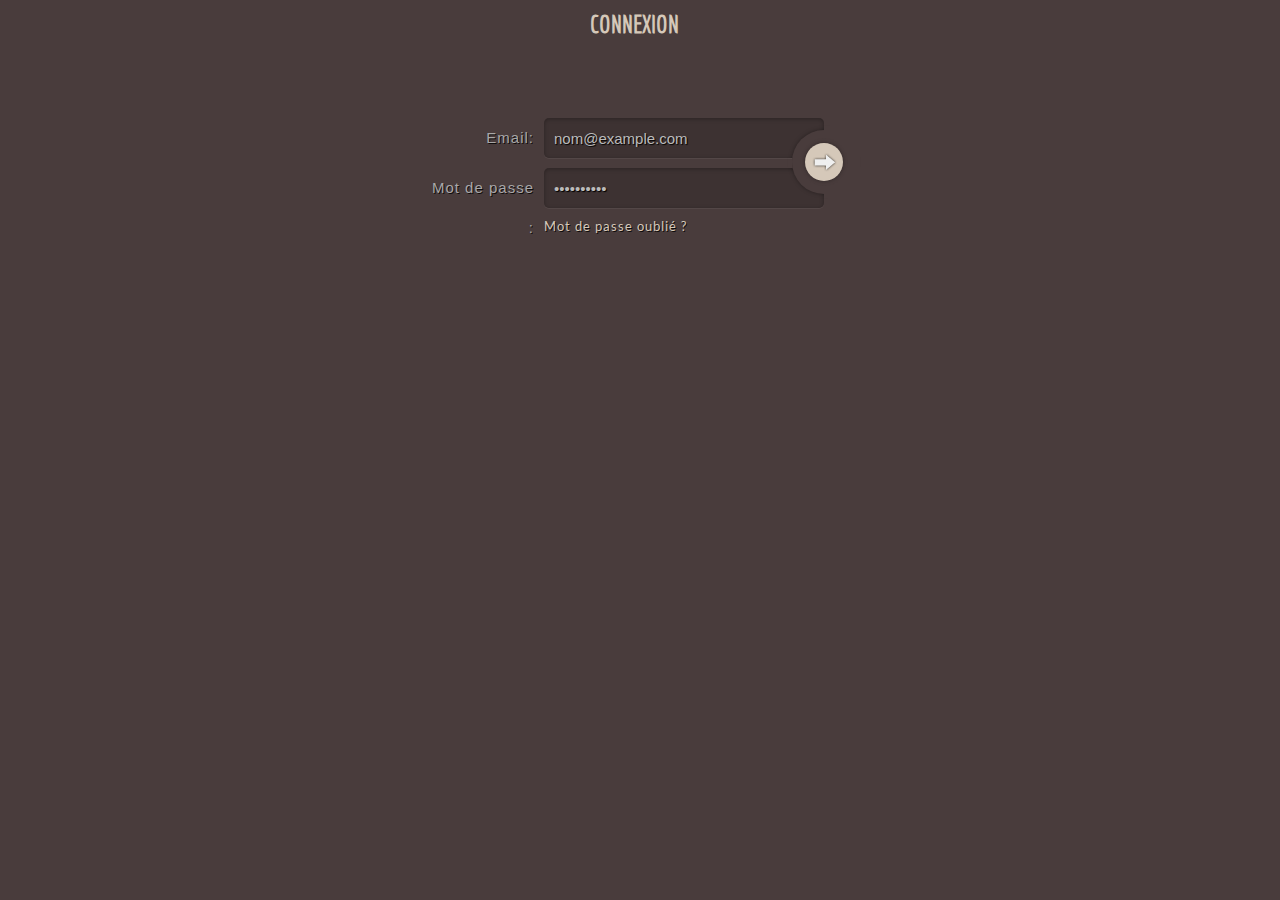
<file: connexion.html>
<!DOCTYPE html PUBLIC "-//W3C//DTD XHTML 1.0 Transitional//EN" "http://www.w3.org/TR/xhtml1/DTD/xhtml1-transitional.dtd">
<html xmlns="http://www.w3.org/1999/xhtml">
<head>
<meta http-equiv="Content-Type" content="text/html; charset=UTF-8" />
<title>Document sans nom</title>
<style type="text/css">
@font-face {
	font-family: 'Economica';
	src:url(fonts/economica/Economica-Regular-OTF.otf);
	font-weight: normal;
	font-style: normal;
}
@font-face {
	font-family: 'Lato';
	src:url(fonts/lato/Lato-Reg.ttf);
	font-weight: normal;
	font-style: normal;
}
body{margin:0;font-family: 'Lato'; background:#493c3c;}
h2{color:#d5c8b9; margin:10px auto; width:100px;font-family: 'Economica';}



/*
 * Copyright (c) 2012-2013 Thibaut Courouble
 * http://www.cssflow.com
 *
 * Licensed under the MIT License:
 * http://www.opensource.org/licenses/mit-license.php
 */


a {
  color:#d5c8b9; 
  text-decoration: none;
}
a:hover {
  text-decoration: underline;
}

.login {
  position: relative;
  margin: 80px auto;
  width: 400px;
  padding-right: 32px;
  font-weight: 300;
  color: #a8a7a8;
  text-shadow: 1px 1px 0 rgba(0, 0, 0, 0.8);
}
.login p {
  margin: 0 0 10px;
}



input, button, label {
  font-family: 'Helvetica Neue', Helvetica, Arial, sans-serif;
  font-size: 15px;
  font-weight: 300;
  -webkit-box-sizing: border-box;
  -moz-box-sizing: border-box;
  box-sizing: border-box;
}

input[type=text], input[type=password] {
  padding: 0 10px;
  width: 280px;
  height: 40px;
  color: #bbb;
  text-shadow: 1px 1px 1px black;
  background: rgba(0, 0, 0, 0.16);
  border: 0;
  border-radius: 5px;
  -webkit-box-shadow: inset 0 1px 4px rgba(0, 0, 0, 0.3), 0 1px rgba(255, 255, 255, 0.06);
  box-shadow: inset 0 1px 4px rgba(0, 0, 0, 0.3), 0 1px rgba(255, 255, 255, 0.06);
}
input[type=text]:focus, input[type=password]:focus {
  color: white;
  background: rgba(0, 0, 0, 0.1);
  outline: 0;
}

label {
  float: left;
  width: 120px;
  line-height: 40px;
  padding-right: 10px;
  font-weight: 100;
  text-align: right;
  letter-spacing: 1px;
}

.forgot-password {
  padding-left: 120px;
  font-size: 13px;
  font-weight: 100;
  letter-spacing: 1px;
  color:#d5c8b9; 
}

.login-submit {
  position: absolute;
  top: 12px;
  right: 0;
  width: 48px;
  height: 48px;
  padding: 8px;
  border-radius: 32px;
  -webkit-box-shadow: 0 0 4px rgba(0, 0, 0, 0.35);
  box-shadow: 0 0 4px rgba(0, 0, 0, 0.35);
  background:#493c3c;
}
.login-submit:before, .login-submit:after {
  content: '';
  z-index: 1;
  position: absolute;
}
.login-submit:before {
  top: 28px;
  left: -4px;
  width: 4px;
  height: 10px;
  -webkit-box-shadow: inset 0 1px rgba(255, 255, 255, 0.06);
  box-shadow: inset 0 1px rgba(255, 255, 255, 0.06);
    background:#493c3c;

}
.login-submit:after {
  top: -4px;
  bottom: -4px;
  right: -4px;
  width: 36px;
  background:#493c3c;
}

.login-button {
  position: relative;
  z-index: 2;
  width: 48px;
  height: 48px;
  padding: 0 0 48px;
  /* Fix wrong positioning in Firefox 9 & older (bug 450418) */
  text-indent: 120%;
  white-space: nowrap;
  overflow: hidden;
  background: none;
  border: 0;
  border-radius: 24px;
  cursor: pointer;
  background:#493c3c;

  /* Must use another pseudo element for the gradient background because Webkit */
  /* clips the background incorrectly inside elements with a border-radius.     */
}
.login-button:before {
  content: '';
  position: absolute;
  top: 5px;
  bottom: 5px;
  left: 5px;
  right: 5px;
  background: #d5c8b9 url(images/arrow.png) center no-repeat;
  border-radius: 24px;
 -webkit-box-shadow: 0 0 4px rgba(0, 0, 0, 0.35);
  box-shadow: 0 0 4px rgba(0, 0, 0, 0.35);
   background: -webkit-linear-gradient(top, #d5c8b9, #82796e)url(images/arrow.png) center no-repeat;
  background: -moz-linear-gradient(top, #d5c8b9, #82796e)url(images/arrow.png) center no-repeat;
  background: -o-linear-gradient(top, #d5c8b9, #82796e)url(images/arrow.png) center no-repeat;
  background: linear-gradient(to bottom, #d5c8b9, #82796e)url(images/arrow.png) center no-repeat;
 
}
.login-button:active:before {
  background: #633;
}
.login-button:hover:before {
  background: #900;
}




</style>
</head>

<body>
<h2>CONNEXION</h2>
<form method="post" action="index.html" class="login">
    <p>
      <label for="login">Email:</label>
      <input type="text" name="login" id="login" value="nom@example.com">
    </p>

    <p>
      <label for="password">Mot de passe :</label>
      <input type="password" name="password" id="password" value="4815162342">
    </p>

    <p class="login-submit">
      <button type="submit" class="login-button">Connexion</button>
    </p>

    <p class="forgot-password"><a href="index.html">Mot de passe oublié ?</a></p>
  </form>

  
</body>
</html>
</file>
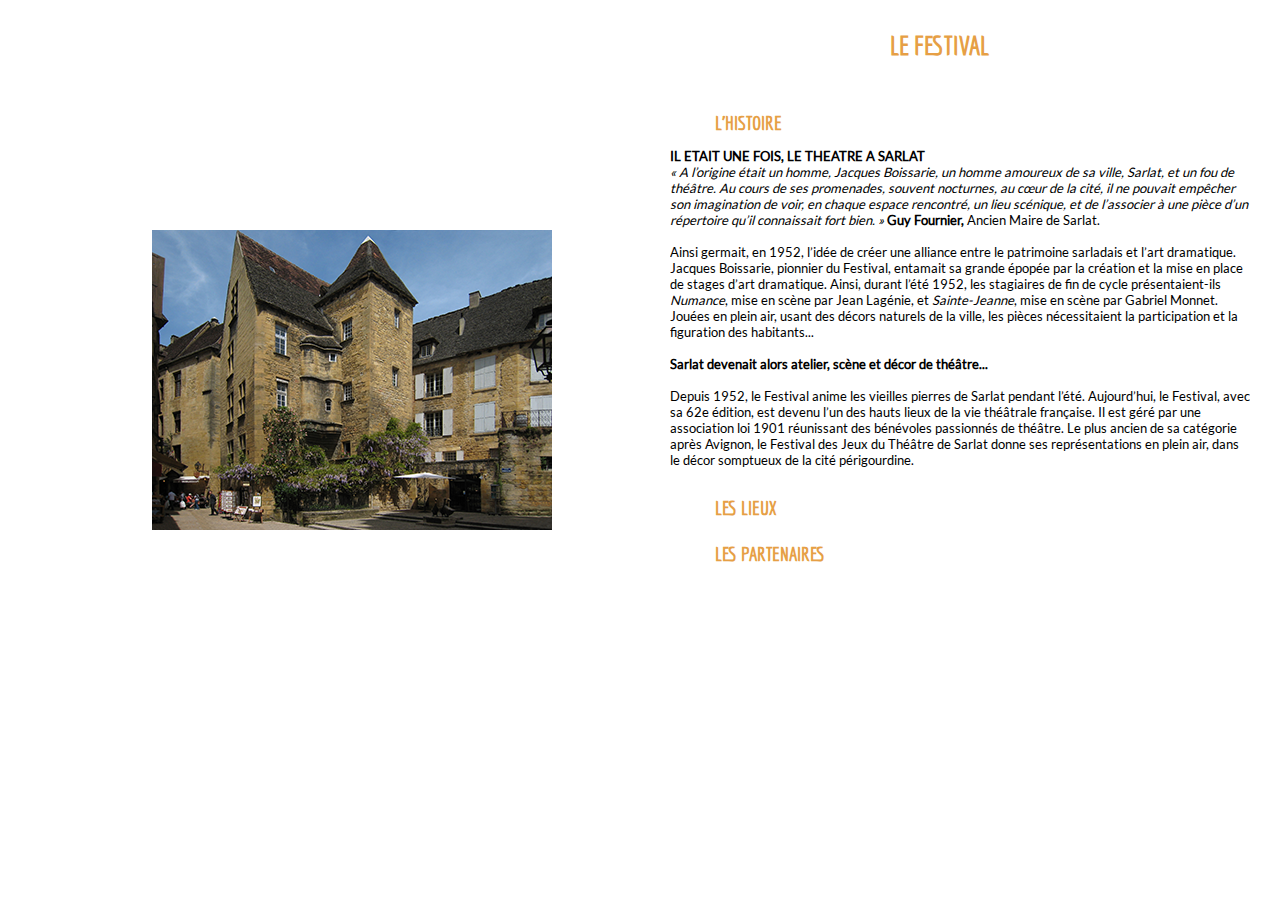
<file: festival.html>
<!DOCTYPE html PUBLIC "-//W3C//DTD XHTML 1.0 Transitional//EN" "http://www.w3.org/TR/xhtml1/DTD/xhtml1-transitional.dtd">
<html xmlns="http://www.w3.org/1999/xhtml">
<head>
<meta http-equiv="Content-Type" content="text/html; charset=UTF-8" />
<title>Le Festival</title>
<link rel="stylesheet" type="text/css" href="css/stylefestival.css" />
<style type="text/css">
@font-face {
	font-family: 'Lato';
	src:url(fonts/lato/Lato-Reg.ttf);
	font-weight: normal;
	font-style: normal;
}
@font-face {
	font-family: 'Economica';
	src:url(fonts/economica/Economica-Regular-OTF.otf);
	font-weight: normal;
	font-style: normal;
}
body{margin:0;font-family: 'Lato'; font-size:13px;}
.bloc-1{width:50%;height:100%;margin-left:50%;background:#FFF;position:absolute;}
.content{padding:30px;}

h1{color:#e69f45; margin:0 auto;width:140px; margin-top:30px;font-family: 'Economica';}
h2{color:#e69f45; padding-left:45px;font-family: 'Economica';}
h2:hover{color:#C00;}

.histoire{height:60px; width:100px; overflow:hidden;}
.histoire:hover{width:100%; padding-bottom:350px; cursor:pointer; -webkit-transition-property: padding-bottom; -webkit-transition-duration: .5s, 1s;}
	
.lieux{height:60px; width:100px; padding-top:20px; overflow:hidden;}
.lieux:hover{width:100%; padding-bottom:390px; cursor:pointer; -webkit-transition-property: padding-bottom; -webkit-transition-duration: .5s, 1s;}
	
.partenaires{height:60px; width:240px; padding-top:20px; overflow:hidden;}
.partenaires:hover{width:100%; padding-bottom:380px; cursor:pointer; -webkit-transition-property: padding-bottom; -webkit-transition-duration: .5s, 1s;}
	
.box, #box, #enfeus, #plantier, #abbaye, #liberte{ width:500px; height:400px; position:absolute; top:20%; left:8%;background:#FFF;}
.enfeus:hover, .plantier:hover, .abbaye:hover, .liberte:hover{color:#C00; cursor:pointer;}

#box, #enfeus, #plantier, #abbaye, #liberte{width:400px; height:300px; top:50px; left:50px;}
#enfeus{background:url(images/enfeus.png);visibility: hidden;}
#plantier{background:url(images/plantier.png);visibility: hidden;}
#abbaye{background:url(images/abbaye.png);visibility: hidden;}
#liberte{background:url(images/liberte.png);visibility: hidden;}
#box{background:url(images/sarlat.png)}

</style>
<script type="text/javascript">
function MM_showHideLayers() { //v9.0
  var i,p,v,obj,args=MM_showHideLayers.arguments;
  for (i=0; i<(args.length-2); i+=3) 
  with (document) if (getElementById && ((obj=getElementById(args[i]))!=null)) { v=args[i+2];
    if (obj.style) { obj=obj.style; v=(v=='show')?'visible':(v=='hide')?'hidden':v; }
    obj.visibility=v; }
}
</script>
</head>

<body>

<div class="box">
  <div id="enfeus"></div>
  <div id="plantier"></div>
  <div id="abbaye"></div>
  <div id="liberte"></div>
  <div id="box"></div>
</div>

<div class="bloc-1">
	<h1>LE FESTIVAL</h1>
    <div class="content">
		<section class="ac-container">
				
<!-----------HISTOIRE--------------->                
                <div>
					<input id="ac-1" name="accordion-1" type="radio" checked />
					<label for="ac-1"> <h2>L'HISTOIRE </h2></label>
					<article class="ac-histoire">
						<p><strong>IL ETAIT UNE FOIS, LE THEATRE A SARLAT</strong>
            </br>
            <i>« A l’origine était un homme, Jacques Boissarie, un homme amoureux de sa ville, Sarlat, et un fou de théâtre. Au cours de ses promenades, souvent nocturnes, au cœur de la cité, il ne pouvait empêcher son imagination de voir, en chaque espace rencontré, un lieu scénique, et de l’associer à une pièce d’un répertoire qu’il connaissait fort bien. »</i>  <strong>Guy Fournier,</strong> Ancien Maire de Sarlat. 
            </br></br>
            Ainsi germait, en 1952, l’idée de créer une alliance entre le patrimoine sarladais et l’art dramatique. Jacques Boissarie, pionnier du Festival, entamait sa grande épopée par la création et la mise en place de stages d’art dramatique. Ainsi, durant l’été 1952, les stagiaires de fin de cycle présentaient-ils <i>Numance</i>, mise en scène par Jean Lagénie, et <i>Sainte-Jeanne</i>, mise en scène par Gabriel Monnet. Jouées en plein air, usant des décors naturels de la ville, les pièces nécessitaient la participation et la figuration des habitants... 
            </br></br>
            <strong>Sarlat devenait alors atelier, scène et décor de théâtre...</strong> 
            </br></br>
            Depuis 1952, le Festival anime les vieilles pierres de Sarlat pendant l’été. Aujourd’hui, le Festival, avec sa 62e édition, est devenu l’un des hauts lieux de la vie théâtrale française. Il est géré par une association loi 1901 réunissant des bénévoles passionnés de théâtre. Le plus ancien de sa catégorie après Avignon, le Festival des Jeux du Théâtre de Sarlat donne ses représentations en plein air, dans le décor somptueux de la cité périgourdine. </p>
					</article>
				</div>
<!-----------/HISTOIRE--------------->

<!-----------LIEUX--------------->                
				<div>
					<input id="ac-2" name="accordion-1" type="radio" />
					<label for="ac-2"><h2>LES LIEUX</h2></label>
					<article class="ac-lieux">
                    	</br>
						<div class="liberte"onclick="MM_showHideLayers('box','','hide','liberte','','show','abbaye','','hide','plantier','','hide','enfeus','','hide')"><strong><u>Place de la Liberté</u></strong></div>
            <p>Centre névralgique de la ville, la place de la Liberté, bordée de terrasses, est le siège du marché, où se vendent les spécialités de la région : foie gras, truffes, figues et noix.</p>
            
            <div class="abbaye"onclick="MM_showHideLayers('box','','hide','abbaye','','show','liberte','','hide','plantier','','hide','enfeus','','hide')"><strong><u>Abbaye Ste Claire</u></strong></div>
            <p>L'origine de l'abbaye se perd dans les légendes. Elle existe au ixe siècle, faisant partie des six grandes abbayes du Périgord (avec Paunat, Belvès, Saint Front de Périgueux, Brantôme et Terrasson). L'abbaye carolingienne de Sarlat est placée sous sa protection par l'empereur Charles le Gros, en 8861. Elle est la seule à avoir été épargnée par les Vikings car située à l'écart de la Dordogne et de ses affluents.</p>
            
            <div class="plantier"onclick="MM_showHideLayers('box','','hide','plantier','','show','abbaye','','hide','liberte','','hide','enfeus','','hide')"><strong><u>Jardin du Plantier</u></strong></div>
            <p>A l'origine, cet espace vert était le verger et le jardin de l'abbaye, puis ceux du seigneur-évêque du diocèse de Sarlat avant de devenir le jardin public.
    C'est un lieu de repos agréable où se trouvent jeux pour enfants, fontaines et diverses variétés de végétaux. </p>
            
            <div class="enfeus"onclick="MM_showHideLayers('box','','hide','enfeus','','show','abbaye','','hide','plantier','','hide','liberte','','hide')"><strong><u>Jardin des Enfeus</u></strong></div>
            <p>En Europe, un enfeu est une tombe encastrée dans l'épaisseur du mur d'un édifice religieux. Il était généralement réservé aux nobles. Il peut être superposé. Des gisants peuvent figurer en dessous et/ou au-dessus. Plusieurs niches peuvent montrer le défunt à différents moments de sa vie. Des saints peuvent aussi y figurer.</p>
					</article>
				</div>
<!-----------/LIEUX--------------->

<!-----------PARTENAIRES--------------->
				<div>
					<input id="ac-3" name="accordion-1" type="radio" />
					<label for="ac-3"><h2>LES PARTENAIRES</h2></label>
					<article class="ac-partenaires">
						<img src="images/partenaires.png"/>
                        <p>« L’Adami représente les artistes-interprètes principaux : comédiens, danseurs, chanteurs, musiciens solistes, chefs d’orchestre. Sa mission est de gérer leurs droits en France et à l’étranger. Elle agit au niveau national et européen pour leur juste rémunération notamment au titre de la copie privée et des nouveaux usages numériques. Elle favorise également l’emploi artistique au moyen de ses aides à la création. »</p>
					</article>
				</div>
<!-----------/PARTENAIRES--------------->                
			</section>
    </div>
</div>

</body>
</html>
</file>
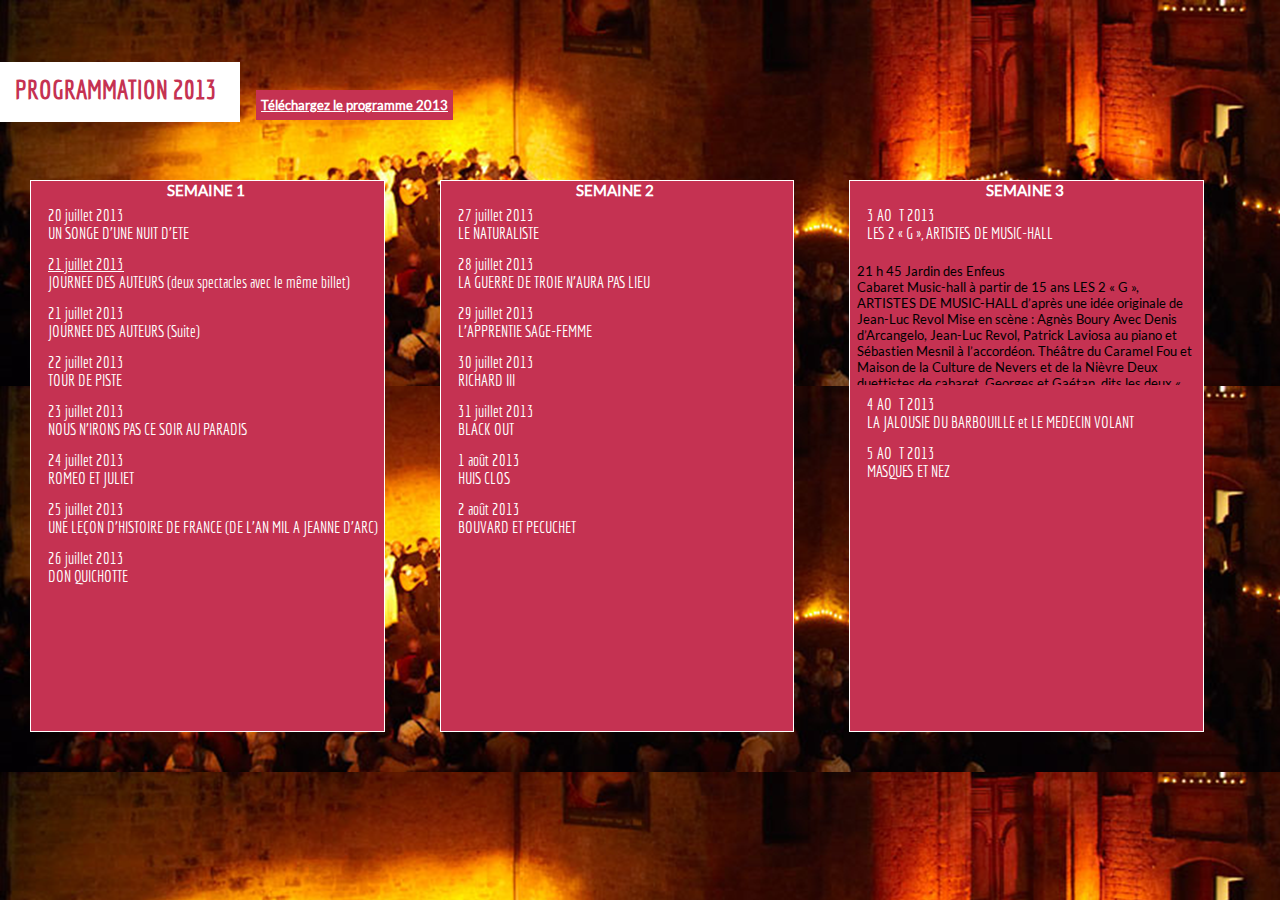
<file: programme.html>
<!DOCTYPE html PUBLIC "-//W3C//DTD XHTML 1.0 Transitional//EN" "http://www.w3.org/TR/xhtml1/DTD/xhtml1-transitional.dtd">
<html xmlns="http://www.w3.org/1999/xhtml">
<head>
<meta http-equiv="Content-Type" content="text/html; charset=UTF-8" />
<title>Le Festival</title>
<link rel="stylesheet" type="text/css" href="css/styleprogramme.css" />
<style type="text/css">
@font-face {
	font-family: 'Lato';
	src:url(fonts/lato/Lato-Reg.ttf);
	font-weight: normal;
	font-style: normal;
}
@font-face {
	font-family: 'Economica';
	src:url(fonts/economica/Economica-Regular-OTF.otf);
	font-weight: normal;
	font-style: normal;
}
body{margin:0;font-family: 'Lato'; font-size:13px;background: url(images/programme.png) repeat-y #c53252;}
.bloc-1{width:50%;height:100%;margin-left:50%;background:#FFF;position:absolute;}
.content{padding:30px;}

h1{width:220px; height:50px; background:#FFF; top:5%; position:fixed; color:#c53252; padding:5px; padding-left:15px;font-family: 'Economica'; line-height:45px;}
h2{color:#FFF; padding-left:15px;font-family: 'Economica'; font-size:16px; margin-top:10px; font-weight:lighter;}
h2:hover{color:#e69f45;}
h3{text-align:center; height:15px; display:block; position:relative; margin:0; color:#FFF;}
p{color:#000; padding:5px;}
.histoire{height:60px; width:100px; overflow:hidden;}
.histoire:hover{width:100%; padding-bottom:350px; cursor:pointer; -webkit-transition-property: padding-bottom; -webkit-transition-duration: .5s, 1s;}
	
.lieux{height:60px; width:100px; padding-top:20px; overflow:hidden;}
.lieux:hover{width:100%; padding-bottom:390px; cursor:pointer; -webkit-transition-property: padding-bottom; -webkit-transition-duration: .5s, 1s;}
	
.partenaires{height:60px; width:240px; padding-top:20px; overflow:hidden;}
.partenaires:hover{width:100%; padding-bottom:380px; cursor:pointer; -webkit-transition-property: padding-bottom; -webkit-transition-duration: .5s, 1s;}
	
.box, #box, #enfeus, #plantier, #abbaye, #liberte{ width:500px; height:400px; position:absolute; top:20%; left:8%;background:#FFF;}
.enfeus:hover, .plantier:hover, .abbaye:hover, .liberte:hover{color:#C00; cursor:pointer;}

#box, #enfeus, #plantier, #abbaye, #liberte{width:400px; height:300px; top:50px; left:50px;}
#enfeus{background:url(images/enfeus.png);visibility: hidden;}
#plantier{background:url(images/plantier.png);visibility: hidden;}
#abbaye{background:url(images/abbaye.png);visibility: hidden;}
#liberte{background:url(images/liberte.png);visibility: hidden;}
#box{background:url(images/sarlat.png)}

.semaine1, .semaine2, .semaine3{border:solid thin #FFF;width:27%; height:550px; overflow:auto; background:#c53252; padding-left:2px; padding-right:5px; float:left; top:20%; position:absolute;}
.semaine2{margin-left:32%;}
.semaine3{margin-left:64%;}
</style>
<script type="text/javascript">
function MM_showHideLayers() { //v9.0
  var i,p,v,obj,args=MM_showHideLayers.arguments;
  for (i=0; i<(args.length-2); i+=3) 
  with (document) if (getElementById && ((obj=getElementById(args[i]))!=null)) { v=args[i+2];
    if (obj.style) { obj=obj.style; v=(v=='show')?'visible':(v=='hide')?'hidden':v; }
    obj.visibility=v; }
}
</script>
</head>

<body>
	<h1>PROGRAMMATION 2013</h1>
     <a href="" style="top:10%; left:20%;padding:5px; color:#FFF;position:fixed; background:#c53252; height:20px; line-height:20px;"><strong>Téléchargez le programme 2013</strong></a>
    <div class="content">
		<section class="ac-container">
			<div class="semaine1"><h3>SEMAINE 1</h3>			
<!-----------HISTOIRE--------------->                
                <div>
					<input id="ac-1" name="accordion-1" type="radio" checked />
					<label for="ac-1"> <h2>20 juillet 2013</br>UN SONGE D’UNE NUIT D’ETE </h2></label>
					<article class="ac-histoire">
                    	<p>de Shakespeare, mêlé à The Fairy Queen de Purcell</br>21 h 45 Jardin des Enfeus</br>A partir de 9 ans
						Mise en scène : Antoine Herbez</br>Avec Ariane Brousse, Ronan Debois, Jules Dousset, Ivan Herbez, Orianne Moretti, Benjamin Narvey, Alice Picaud, Gaëlle Pinheiro, Marie Salvat et Maxime de Toledo.</br>Compagnie Ah !</br></br>Cette comédie-féerie en cinq actes, en vers et en prose, écrite et représentée en 1595, a puisé à des sources diverses : Plutarque, Apulée, ou La Découverte de la sorcellerie de Réginald Scot. C’est une somptueuse tapisserie, aux couleurs vives, sur un fond de forêt magique où se mêlent mondes légendaires et mondes fantastiques.
Cette œuvre foisonnante du grand William a inspiré nombre de Romantiques, dont Mendelssohn, mais aussi le semi-opéra de Purcell, The Fairy Queen, composé en 1692. Elle nous emmène sur les pas de quatre personnages, Hermia, Lysandre, Hélène et Démétrius, perdus dans une forêt enchantée où règnent Obéron et Titania, roi et reine des Elfes. Autour d’eux, rôdent Puck, le lutin étourdi, et les fées espiègles.
Dix artistes interprètent ce texte universel et cette musique baroque, nous invitant ainsi à passer la porte du merveilleux et du mystère.
« Accessible, ludique et féerique, ce Songe est un mariage réussi entre le compositeur, Henry Purcell et l’écrivain, William Shakespeare... » (France 3)</p>
					</article>
				</div>
<!-----------/HISTOIRE--------------->

<!-----------LIEUX--------------->                
				<div>
					<input id="ac-2" name="accordion-1" type="radio" checked />
					<label for="ac-2"> <h2><u>21 juillet 2013</u></br>JOURNEE DES AUTEURS (deux spectacles avec le même billet)</h2></label>
					<article class="ac-histoire">
						<p>18h00 et 21h00 Abbaye Sainte-Claire</br>18h00 MONTAIGNE ET LA BOETIE - L'ENQUÊTE</br>de Jean-Claude IdéeTexte lu par Cathi Miran, Emmanuel Dechartre et Adrien Meulun.</br>
L’amitié entre Montaigne et La Boétie est proverbiale. « Parce que c’était lui, parce que c’était moi ».Au Livre I des Essais, Montaigne annonce que ses écrits doivent servir de modeste écrin au Discours de la servitude volontaire, œuvre essentielle qui sera le joyau de l’ouvrage commun qu’il va publier à ses frais, puis il renonce à éditer le Discours, mais publie tout de même les Essais. Pourquoi ? Tel est l’objet de l’enquête menée par Marie de Gournay et le spectre de La Boétie, en 1588, au crépuscule de la vie de leur « Ami ». Marie de Gournay est la fille adoptive de Montaigne, qui fait publier, à Paris, en 1595, trois ans après la mort de l’écrivain, une édition posthume des Essais.</p>
					</article>
				</div>
<!-----------/LIEUX--------------->

<!-----------PARTENAIRES--------------->
				<div>
					<input id="ac-3" name="accordion-1" type="radio" />
					<label for="ac-3"><h2>21 juillet 2013</br>JOURNEE DES AUTEURS (Suite)</h2></label>
					<article class="ac-histoire">
                        <p>18 h 00 et 21 h 00 Abbaye Sainte-Claire</br>21 h 00 LE CONTRAIRE DE L’AMOUR</br>d’après le Journal de Mouloud FeraounMise en scène : Dominique Lurcel
Avec Samuel Churin et Marc Lauras au violoncelle.
Compagnie Passeurs de Mémoires
Mouloud Feraoun, originaire d’un petit village de Kabylie, nourri de culture française, était instituteur et romancier. Il a raconté son itinéraire dans un roman, Le Fils du Pauvre.
Un an après le début de l’insurrection algérienne, sur le conseil de son ami, Emmanuel Roblès, il a tenu un journal jusqu’à sa mort, le 15 Mars 1962, quatre jours avant la signature des accords d’Evian, assassiné par l’OAS.
Dans ce document irremplaçable, il dit, sans emphase, le quotidien de la guerre, vécue dans un village kabyle, les exactions, la peur, les petites lâchetés et les actes de courage, la mort omniprésente. Il montre aussi l’évolution, dans sa complexité, d’un intellectuel déchiré dans sa double culture. Ce journal révèle un homme magnifique, émouvant, un Juste, exigeant, sans illusion, ironique et plein de vie, qui dessine des saynètes hautes en couleurs. C’est une formidable leçon de courage intellectuel.
Une partition à deux voix, texte et violoncelle, intimement mêlés, fait revivre cet homme et son œuvre.
« Voilà une mise en lumière essentielle aujourd’hui. » (Gilles Costaz - Politis)
</p>
					</article>
				</div>
<!-----------/PARTENAIRES---------------> 



<!-----------PARTENAIRES--------------->
				<div>
					<input id="ac-4" name="accordion-1" type="radio" />
					<label for="ac-4"><h2>22 juillet 2013</br>TOUR DE PISTE</h2></label>
					<article class="ac-histoire">
                        <p>21 h 45 Jardin des Enfeus</br>A partir de 12/13 ans</br>de Christian GiudicelliMise en scène : Jacques Nerson
Avec Stéphane Hillel.
Les Déchargeurs / Pôle diffusion en accord avec Le Théâtre de Paris
Jeune homme passionné et ambitieux, Chris est devenu un adulte prisonnier d’un quotidien où s’accentue sa mélancolie, qui n’a pas su réaliser ses rêves. Lui que ses parents prenaient pour un surdoué et qui se voulait un rebelle, un nouveau Rimbaud, finit dans la peau d’un instituteur à la retraite, même pas malheureux. Tandis qu’il faisait réciter la fable Le Corbeau et le Renard à des élèves récalcitrants, il a appris à les aimer. Peut-on, dans ce cas, parler de ratage ? Chris qui, malgré ses ambitions de jeunesse, ne réussit rien d’étonnant dans sa vie, garde cette part de mystère qui, en nous, ne demande qu’à être éclairée.
Presque entièrement écrit sous forme de dialogues, le texte est une tunique sans couture : les joints sont invisibles. Du théâtre à l’état pur. Une vie d’homme de A à Z.
« Il est un grand théâtre à lui seul, pudique avec ça, et délicat. Ce n’est pas la mélodie du bonheur, mais celle de la vie. Et c’est bien plus beau. » (Le Nouvel Observateur)</p>
					</article>
				</div>
<!-----------/PARTENAIRES--------------->    

<!-----------PARTENAIRES--------------->
				<div>
					<input id="ac-5" name="accordion-1" type="radio" />
					<label for="ac-5"><h2>23 juillet 2013</br>NOUS N'IRONS PAS CE SOIR AU PARADIS</h2></label>
					<article class="ac-histoire">
                        <p>Mise en scène et interprétation : Serge Maggiani.Prima donna - Paris
L’idée de ce spectacle est née d’une lecture de fragments de l’œuvre de Dante Alighieri, dans la cour d’honneur du palais des Papes, à Avignon. Serge Maggiani a souhaité poursuivre l’expérience seul en scène.
C’est en 1300 que, contraint à l’exil pour des raisons politiques, Dante écrit ce qui deviendra l’œuvre majeure de la littérature italienne, inscrite, aujourd’hui encore, dans la mémoire des Italiens, et dont certains vers sont passés dans le langage courant.
Le temps de l’exil recouvre le temps de l’écriture de l’œuvre. Tout y est : rage, tristesse, passion, orgueil, génie. C’est un carnet de route fantastique. Dante traverse les trois royaumes, Enfer, Purgatoire, Paradis, guidé par Virgile, son maître, puis par Béatrice, la femme qu’il a aimée et magnifiée, la femme éternelle. De la tristesse du gouffre infernal, il parvient à la lumière divine. Pour descendre dans cet Enfer, décrit par les écrivains antiques, il doit traverser le noir Achéron, sur la barque du sinistre Charon. Au-dessus de la porte, il est écrit, en lettres sombres : « Lasciate ogni speranza, voi ch’entrate » (Vous qui entrez, abandonnez toute espérance).</p>
					</article>
				</div>
<!-----------/PARTENAIRES--------------->   


<!-----------PARTENAIRES--------------->
				<div>
					<input id="ac-6" name="accordion-1" type="radio" />
					<label for="ac-6"><h2>24 juillet 2013</br>ROMEO ET JULIET</h2></label>
					<article class="ac-histoire">
                        <p>21 h 30 Place de la Liberté</br>A partir de 12/13 ans --------------- Grand prix du Festival d'Anjou 2012</br>d’après William ShakespeareMise en scène : Vincianne Regattieri
Avec Lucas Anglarès, Sinan Bertrand, Alexandre Bonstein, Christophe Bonzom, Lauri Lupi et Léo Messe…
Compagnie Magnus Casalibus
William Shakespeare, génie éternel, iconoclaste, jette sans cesse des ponts entre notre monde moderne et le sien. Toujours d’actualité, ses pièces, représentées dans toutes les langues, embrassent toutes les formes de spectacles et unissent le verbe à la musique, le chant à la danse.
Tout en respectant le théâtre élisabéthain, où tous les rôles étaient joués par des hommes, la compagnie Magnus Casalibus propose une version actuelle, sanglante et animale.
Roméo et Juliet luttent contre la fatalité, pour avoir le droit de s’aimer au-delà des conventions sociales, avant d’être finalement unis dans la mort.
Dans l’ambiance d’un concert de rock, la musique fait écho aux turbulences, au chaos, aux jouissances du sentiment amoureux.
« Une version très punk rock, bestiale, et surtout un retour aux sources, puisque cette version est entièrement jouée par des hommes » (Yannick Sourisseau)</p>
					</article>
				</div>
<!-----------/PARTENAIRES---------------> 

<!-----------PARTENAIRES--------------->
				<div>
					<input id="ac-7" name="accordion-1" type="radio" />
					<label for="ac-7"><h2>25 juillet 2013</br>UNE LEÇON D’HISTOIRE DE FRANCE (DE L’AN MIL A JEANNE D’ARC)</h2></label>
					<article class="ac-histoire">
                        <p>21 h 00 Jardin des Enfeus</br>A partir de 12/13 ans</br>de Maxime d’Aboville d’après Chateaubriand, Michelet, Duruy, BainvilleMise en scène : Jean-Laurent Silvi
Avec Maxime d’Aboville.
Poche Productions
Maxime d’Aboville a conçu le texte de la pièce en s’appuyant sur les œuvres de quatre grands auteurs du 19è et du début du 20è siècle, en s’attachant à écrire un texte cohérent, unifié et fidèle au style de ces écrivains.
Chateaubriand nous transporte sur le champ de bataille, au milieu des cors de chasse, de la fureur des chevaliers et du hennissement des chevaux. Michelet rêve de donner une âme à la France, celle du peuple éternel. L’Histoire de Victor Duruy se lit comme un roman d’aventures, parsemé de remarquables pointes d’humour. Homme libre et esprit visionnaire, Jacques Bainville offre une « Histoire de France » accessible et lumineuse.
« Une heure d’Histoire comme on rêve de l’apprendre, avec de l’aventure, de l’action, de l’émotion et une bonne dose d’humour… La classe, pardon, le public, n’en perd pas une miette, captivé, emporté, par le souffle épique de l’ Histoire. » (La Croix)</p>
					</article>
				</div>
<!-----------/PARTENAIRES---------------> 

<!-----------PARTENAIRES--------------->
				<div>
					<input id="ac-8" name="accordion-1" type="radio" />
					<label for="ac-8"><h2>26 juillet 2013</br>DON QUICHOTTE</h2></label>
					<article class="ac-histoire">
                        <p>21 h 30 Place de la Liberté</br>A partir de 10 ans</br>de Miguel de CervantesMise en scène : Laurent Rogero
Avec Boris Alestchenkoff, Olivier Colombel, Bess Davies, Mathieu Ehrhard et Tom Linton.
Groupe Anamorphose
Cinq acteurs se retrouvent, par hasard, dans un vide-grenier. Au milieu de ce fatras d’objets, ils réinventent les aventures du Chevalier à la Triste Figure…
Mettre en scène Don Quichotte, c’est essentiellement travailler à faire circuler par les acteurs la formidable vitalité d’une écriture qui n’a d’autre règle que la créativité. Don Quichotte est un résistant. Il résiste à tout : à la fatalité, à l’âge, à la bêtise, à l’échec, à un monde qui lui remet sans cesse les pieds sur terre et le nez dans la poussière.
Cervantès est un homme libre. Il est libre de faire la guerre, la paix, de travailler pour l’Etat, de le voler, d’utiliser tous les genres littéraires à sa portée pour en faire une grande salade-fraîcheur au nom de sa seule fantaisie. On trouve de tout dans un vide-grenier. Avec cet ordinaire, on va donner vie à l’extraordinaire.
« De ce vrai bric-à-brac d’objets et d’histoires émane un vrai plaisir de jouer et de rêver hardiment. » (Jean-Luc Eluard - Point de Vue)</p>
					</article>
				</div>
<!-----------/PARTENAIRES---------------> 
			</div>
<!-----SEMAINE2----->            
            <div class="semaine2"><h3>SEMAINE 2</h3>			
<!-----------LIEUX--------------->                
				<div>
					<input id="ac-10" name="accordion-1" type="radio" checked />
					<label for="ac-10"> <h2>27 juillet 2013</br>LE NATURALISTE</h2></label>
					<article class="ac-histoire">
						<p>21h Jardin des Enfeus</br>A partir de 12/13 ans
LE NATURALISTE
de Patrick Robine
Mise en scène et interprétation : Patrick Robine.
Scène & Public
Après avoir exercé toutes sortes de métiers, et voyagé au Canada, aux Bahamas ou en Afrique, Patrick Robine a rencontré Jean-Michel Ribes, et le Théâtre du Rond-Point. Il a obtenu le Grand Prix de l’Humour Noir, pour la Ferme des Concombres, en 2009.
Se définissant comme Grand Interprète Animalier Botaniste et Forestier, il nous invite ici, en tant que Naturaliste, à vivre un voyage en ballon au-dessus de la planète, pour des virées aériennes au grand large de son imagination et de sa fantaisie.
Ses voyages, il les dit, il les mime, il les bruite, avec une vérité confondante. Sans accessoires ni artifices, il nous emmène à travers les airs, les eaux, ou sous terre, de la stratosphère au magma.
« Il est le seul homme à pouvoir se muer en lac canadien, avec barque, pêcheurs et poissons incorporés… En imposant son univers loufoque et surréaliste, Patrick Robine crée le comique écologique. » (Paris Match)</p>
					</article>
				</div>
<!-----------/LIEUX--------------->


<!-----------PARTENAIRES--------------->
				<div>
					<input id="ac-12" name="accordion-1" type="radio" />
					<label for="ac-12"><h2>28 juillet 2013</br>LA GUERRE DE TROIE N'AURA PAS LIEU</h2></label>
					<article class="ac-histoire">
                        <p>21 h 30 Place de la Liberté</br>A partir de 12/13 ans
LA GUERRE DE TROIE N’AURA PAS LIEU
de Jean Giraudoux
Mise en scène : Francis Huster
Avec Alice Carel, Odile Cohen, Valérie Crunchant, Elisa Huster, Toscane Huster, Lisa Masker, Valérie Szajman, Gaïa Weiss, Pierre Boulanger, Dorel Brouzeng-Lacoustille, Elio Di Tana, Simon Eine, Romain Emon, Frédéric Haddou, Francis Huster, Olivier Lejeune et Yves Le Moign'.
La Troupe de France
« Il suffit de chanter un chant de paix avec grimace et gesticulation, pour qu’il devienne un chant de guerre » dit Pâris à l’Acte II, scène 4.
En 1935, la pièce de Giraudoux est présentée, pour la première fois, au Théâtre de l’Athénée, dans une mise en scène de Louis Jouvet, début d’une collaboration féconde entre les deux hommes.
Hitler est au pouvoir depuis deux ans, et Mussolini a envahi l’Ethiopie depuis un an. Giraudoux, qui s’est battu pendant la première guerre mondiale et a fait un récit poignant de la bataille de la Marne, met alors en garde l’opinion, par l’intermédiaire du théâtre, contre les dangers qui menacent le monde. Il s’adresse aux hommes de bonne volonté, par les voix d’Ulysse et d’Hector, qui voudraient sincèrement éviter la guerre, dans un message d’espoir. La pièce reste actuelle et universelle.
« Aux vertus poétiques de l’œuvre s’ajoute le plaisir du public, la joie de se sentir plus intelligent, car à l’écoute de l’autre… Oui, la Troupe de France, forte de 16 comédiens, est fière de présenter ces « Damnés de Giraudoux » sous les étoiles du plus beau des lieux, pour que la langue, pure et bouleversante, s’élève de Sarlat jusqu’aux Cieux. Quelle joie ! Quelle responsabilité ! Quel honneur ! » (Francis Huster)</p>
					</article>
				</div>
<!-----------/PARTENAIRES--------------->    

<!-----------PARTENAIRES--------------->
				<div>
					<input id="ac-13" name="accordion-1" type="radio" />
					<label for="ac-13"><h2>29 juillet 2013</br>L'APPRENTIE SAGE-FEMME</h2></label>
					<article class="ac-histoire">
                        <p>21 h 00 Abbaye Sainte-Claire (Côte de Toulouse)
                        A partir de 12/13 ans
L’APPRENTIE SAGE-FEMME
de Karen Cushman
Mise en scène : Félix Prader
Avec Nathalie Bécue.
En Votre Compagnie
Dans une Angleterre médiévale, campagnarde, en proie aux superstitions, une enfant de nulle part, apprend à trouver sa place dans le monde, au cours d’un véritable chemin initiatique. Elle est recueillie par une sage-femme revêche, crainte de tout le village, La Pointue, qui l’éduque. Elle transforme La Morveuse en Alice, qui se reconstruit en observant le monde qui l’entoure, en écoutant ses intuitions, mais aussi en se trompant dans ses expériences. Elle acquiert peu à peu un savoir, puis une science. Elle qui était seule et sans feu, se fait peu à peu des amis : un chat, un garnement, une patronne d’auberge, puis un savant encyclopédiste qui lui apprend à lire, à connaître et trier ses possibilités immenses. Elle deviendra à son tour la sage-femme du village et plus tard, vieille, pourra raconter son histoire aux enfants.
« Miracle du spectacle, la force du jeu épouse la puissance du récit, ses variations de ton, son rythme, son sens profond… » (L’Humanité)</p>
					</article>
				</div>
<!-----------/PARTENAIRES--------------->   


<!-----------PARTENAIRES--------------->
				<div>
					<input id="ac-14" name="accordion-1" type="radio" />
					<label for="ac-14"><h2>30 juillet 2013</br>RICHARD III</h2></label>
					<article class="ac-histoire">
                        <p>21 h 45 Jardin des Enfeus</br>A partir de 15 ans
RICHARD III
de William Shakespeare
Mise en scène : Jérémie Le Louët
Avec Julien Buchy, Anthony Courret, Jonathan Frajenberg, Noémie Guedj, Jérémie Le Louët, David Maison, Dominique Massat et Stéphane Mercoyrol.
Compagnie des Dramaticules
Lorsqu’il écrit Richard III, autour de 1592, Shakespeare a 28 ans, mais déjà son style. Il dresse le portrait de Richard, duc de Gloucester, personnage physiquement et moralement difforme, qui va ravir le pouvoir à ses frères et à leur descendance, en les conduisant à la mort.
Richard est l’un des archétypes les plus parfaits du mal absolu, à l’instar d’Hérode, de Néron, ou de Caligula. Il dénonce, maudit, châtie, asservit, assassine ses proches. Il use de tous les artifices : séduction, manipulation, composition, imprécations, et fait de son ascension un spectacle très divertissant… C’est une démonstration implacable, sarcastique et rageuse de la monstruosité du monde. La pièce est remplie de cris, de violence, d’injures, c’est une langue de combat.
« Le Louët, c’est un style plein. La mutation de ses images crée une tension continue et exerce une fascination qu’amplifie le jeu serré et intense des comédiens. » (Gilles Costaz - WT Webthea)</p>
					</article>
				</div>
<!-----------/PARTENAIRES---------------> 

<!-----------PARTENAIRES--------------->
				<div>
					<input id="ac-15" name="accordion-1" type="radio" />
					<label for="ac-15"><h2>31 juillet 2013</br>BLACK OUT</h2></label>
					<article class="ac-histoire">
                        <p>21 h 00 Abbaye Sainte-Claire (Côte de Toulouse)</br>A partir de 12/13 ans
BLACK-OUT
de Lutz Hübner
Mise en scène : Jürgen Genuit
Avec Namo Ehah et Alexandra Hökenschnieder.
Compagnie Théâtr'action
Chris ne réussira pas son examen s’il n’obtient pas une meilleure note en anglais et en éducation civique. Déjà recalé une première fois, il craint la réaction violente de son père. Aussi intercepte-t-il l’enseignante, Julika Stöhr, pour négocier sa note…
Dans cette pièce, écrite en 2006, Lutz Hübner s’attaque une fois encore à un thème fort et tabou : le phénomène de la violence à l’école, et notamment celle que subissent les enseignants. C’est un récit pour deux comédiens, où passages dialogués et joués succèdent à des monologues directement adressés au public. Les situations jouées sont comme des flash-back qui mettent en évidence la nécessité, pour les protagonistes, de sortir de leur trouble et d’entrer en contact avec l’autre. Des moments sont émotionnellement forts quand les deux personnages laissent tomber leurs masques et se parlent avec sincérité.
« Le ton est rude et sans concession et il traduit la violence inhérente à l’adolescence. » (Jean-Luc Eluard - Sud Ouest)</p>
					</article>
				</div>
<!-----------/PARTENAIRES---------------> 

<!-----------PARTENAIRES--------------->
				<div>
					<input id="ac-16" name="accordion-1" type="radio" />
					<label for="ac-16"><h2>1 août 2013</br>HUIS CLOS</h2></label>
					<article class="ac-histoire">
                        <p>21 h 45 Jardin des Enfeus</br>A partir de 10 ans</br>A partir de 15 ans
HUIS CLOS
de Jean-Paul Sartre
Mise en scène : Agathe Alexis et Alain Alexis Barsacq
Avec Jaime Azulay, Bruno Boulzaguet, Agathe Alexis et Anne Le Guernec.
Compagnie Agathe Alexis
Cette pièce en un acte fut jouée, pour la première fois, en 1944, au Théâtre du Vieux Colombier. Pour Jean-Paul Sartre, une pièce est « une conversation de gens qui se jettent à la figure des choses qu’ils ont à dire ».
Trois personnages, deux femmes et un homme, se retrouvent en Enfer, enfermés dans un salon, chacun livré au regard et au jugement des autres. Loin des faux-fuyants et de l’hypocrisie sociale, « l’Enfer, c’est les autres ».
L’impossible solitude des protagonistes conduit à la violence, jusqu’au désir de meurtre, impossible dans ce contexte. La conscience de ces êtres, sans amour pour l’Autre, et donc sans rédemption pour eux-mêmes, est aussi douloureuse que la déchirure de la chair. Ainsi se trouve matérialisé le dernier cercle de l’Enfer, dont nul ne s’évade.</p>
					</article>
				</div>
<!-----------/PARTENAIRES--------------->

<!-----------HISTOIRE--------------->                
                <div>
					<input id="ac-17" name="accordion-1" type="radio" checked />
					<label for="ac-17"> <h2>2 août 2013</br>BOUVARD ET PECUCHET</h2></label>
					<article class="ac-histoire">
                    	<p>A partir de 12/13 ans
BOUVARD ET PECUCHET
d’après Gustave Flaubert
Mise en scène : Vincent Colin
Avec Roch-Antoine Albaladéjo et Philippe Blancher.
Prima donna - Paris
Dès 1862, Flaubert commence à réfléchir au projet d’un roman : L’histoire de deux cloportes. Il meurt le 8 mai 1880, laissant son œuvre inachevée que, finalement, sa nièce fait publier en l’état, une Encyclopédie de la bêtise humaine.
Deux copistes employés à Paris se rencontrent par hasard et se lient d’amitié. Joignant un héritage et des économies, ils achètent une ferme en Normandie et réalisent leur rêve. Ils se lancent alors dans une série d’études et d’expériences embrassant toutes les connaissances de l’humanité, du jardinage à la philosophie, en passant par la sorcellerie ou l’éducation, échouant partout et toujours rebondissant.
Bouvard et Pécuchet appartiennent à la grande lignée des personnages comiques du cinéma, de Laurel et Hardy à Bourvil et Louis de Funès. Leur enthousiasme est communicatif, leur énergie débordante et leur naïveté désarmante.
« On sera imparablement épaté par l’intelligence de ce spectacle de la bêtise. Vraiment, tout est léger dans cette adaptation limpide et jouissive… Une vraie réussite. » (Philippe Person - Froggy’s delight)</p>
					</article>
				</div>
<!-----------/HISTOIRE---------------> 
			</div> 
            
            
            <div class="semaine3"><h3>SEMAINE 3</h3>			


<!-----------LIEUX--------------->                
				<div>
					<input id="ac-18" name="accordion-1" type="radio" checked />
					<label for="ac-18"> <h2>3 AOÛT 2013</br>LES 2 « G », ARTISTES DE MUSIC-HALL</h2></label>
					<article class="ac-histoire">
						<p>21 h 45 Jardin des Enfeus</br>Cabaret Music-hall à partir de 15 ans
LES 2 « G », ARTISTES DE MUSIC-HALL
d’après une idée originale de Jean-Luc Revol
Mise en scène : Agnès Boury
Avec Denis d’Arcangelo, Jean-Luc Revol, Patrick Laviosa au piano et Sébastien Mesnil à l’accordéon.
Théâtre du Caramel Fou et Maison de la Culture de Nevers et de la Nièvre
Deux duettistes de cabaret, Georges et Gaétan, dits les deux « G », autrefois amants dans la vie et partenaires sur scène, se déchirent maintenant en coulisses et parfois sur la scène, mais maintiennent coûte que coûte le cap de leur spectacle. En s’inspirant de Charpini et Brancatto, célèbres duettistes gays d’avant-guerre, il s’agit de ressusciter une certaine idée du music-hall, si bien chanté par Charles Trénet. Ce spectacle veut retrouver son esprit frondeur et iconoclaste, sans barrières ni préjugés, dont le seul but est le rire libérateur. Il alterne chansons et numéros de magie ou de dressage d’animaux. Le répertoire est composé de duos oubliés, mais surtout de nouveaux duos, composés pour l’occasion. Deux musiciens accompagnent les duettistes, l’un au piano, l’autre à l’accordéon, aux percussions et à la guitare.
C’est un théâtre de l’instant, de la surprise et du partage avec le public.
« Denis d’Arcangelo et Jean-Luc Revol ressuscitent le music-hall d’antan, en le revisitant à grands renforts de boas, paillettes, intermèdes de magie, bons mots et chansons dévergondées et salaces... » (Catherine Robert – La Terrasse)</p>
					</article>
				</div>
<!-----------/LIEUX--------------->

<!-----------PARTENAIRES--------------->
				<div>
					<input id="ac-19" name="accordion-1" type="radio" />
					<label for="ac-19"><h2>4 AOÛT 2013</br>LA JALOUSIE DU BARBOUILLE et LE MEDECIN VOLANT</h2></label>
					<article class="ac-histoire">
                        <p>19 h 00 Jardin du Plantier</br>Spectacle tout public
LA JALOUSIE DU BARBOUILLE et LE MEDECIN VOLANT
de Molière
Mise en scène : Raphaël de Angelis
Avec Nastasia Berrezaie, Brice Cousin, Raphaël de Angelis, Anthony Lozano, Cécile Messineo et Maxime Vambre.
Compagnie Théâtre de l’éventail
Ce sont les deux premières oeuvres de Molière. Après avoir vu ces canevas de commedia dell’arte, Molière les a adaptés en français vers 1647. Ces pièces reprennent deux thèmes typiques, le mari cocu et le mariage forcé, et il s’en resservira plus tard pour écrire Georges Dandin ou Le Médecin malgré lui. On peut déjà déceler dans ces farces, en un acte, tout le talent de Molière.
Dans l’une, nous suivons les mille ruses qu’invente Angélique pour tromper son vieux mari. Dans l’autre, Sganarelle utilise sa fourberie pour que son maître puisse épouser la jeune fille qu’il aime.
Grâce aux costumes, aux masques et à la gestuelle des comédiens, chaque personnage est facilement identifiable par le public. Les deux farces se jouent sur un tempo soutenu, parfois même endiablé. Des chansons sont utilisées comme ponctuation d’une scène ou comme intermède.
« De l’invention, du rythme, de la folie. » (Télérama)
</p>
					</article>
				</div>
<!-----------/PARTENAIRES---------------> 



<!-----------PARTENAIRES--------------->
				<div>
					<input id="ac-20" name="accordion-1" type="radio" />
					<label for="ac-20"><h2>5 AOÛT 2013</br>MASQUES ET NEZ</h2></label>
					<article class="ac-histoire">
                        <p>21 h 45 Jardin des Enfeus</br>A partir de 12/13 ans --------------- Prix Théâtre Adami 2012
MASQUES & NEZ
de la Compagnie Les Sans Cou
Mise en scène : Igor Mendjisky
Avec Jonathan Cohen, Laurent Ferraro, Igor Mendjisky, Clément Aubert, Romain Cottard, Arnaud Pfeiffer, Paul Jeanson, Adrien Melin, Jeanne Arènes, Marc Arnaud…
Atelier Théâtre Actuel
Sur scène, ils sont cinq comédiens, masqués, assis, là, devant vous… Ils sont venus participer au cours de leur prof de théâtre, Igor. Au programme de chaque soir, c’est selon : Grande Littérature, scènes cultes du cinéma, chansons populaires, discours politiques, réflexions sur l’actualité, slams, ou modestes poèmes de leur composition…
Ce spectacle a quelque chose en lui de magique… Masqués ou affublés d’un nez de clown, les comédiens se glissent dans la peau d’un personnage qu’ils ont eux-mêmes choisi. La grande inventivité et la créativité de ces jeunes gens sont impressionnantes…
« Entre le rire et l’émotion, à chaque fois, ils nous embarquent dans leur univers, nous laissant des étoiles plein les yeux ! » (Marie-Céline Nivière - Pariscope)</p>
					</article>
				</div>
<!-----------/PARTENAIRES--------------->    


			</div>          
                      
		</section>
    </div>


</body>
</html>
</file>
<file: css/stylefestival.css>
.ac-container label{
	position: relative;
	z-index: 20;
	display: block;
	height: 30px;
	cursor: pointer;
	line-height: 33px;
}


.ac-container input{
	display: none;
}
.ac-container article{
	margin-top: -1px;
	overflow: hidden;
	height: 0px;
	position: relative;
	z-index: 10;
	-webkit-transition: height 0.3s ease-in-out, box-shadow 0.6s linear;
	-moz-transition: height 0.3s ease-in-out, box-shadow 0.6s linear;
	-o-transition: height 0.3s ease-in-out, box-shadow 0.6s linear;
	-ms-transition: height 0.3s ease-in-out, box-shadow 0.6s linear;
	transition: height 0.3s ease-in-out, box-shadow 0.6s linear;
}


.ac-container input:checked ~ article.ac-histoire{
	height: 340px;
}
.ac-container input:checked ~ article.ac-lieux{
	height: 400px;
}
.ac-container input:checked ~ article.ac-partenaires{
	height: 280px;
}
</file>
<file: css/styleprogramme.css>
.ac-container label{
	position: relative;
	z-index: 20;
	display: block;
	height: 40px;
	cursor: pointer;

}

.ac-container{}

.ac-container input{
	display: none;

}
.ac-container article{
	margin-top: -1px;
	overflow: hidden;
	height: 0px;
	position: relative;
	z-index: 10;
	-webkit-transition: height 0.3s ease-in-out, box-shadow 0.6s linear;
	-moz-transition: height 0.3s ease-in-out, box-shadow 0.6s linear;
	-o-transition: height 0.3s ease-in-out, box-shadow 0.6s linear;
	-ms-transition: height 0.3s ease-in-out, box-shadow 0.6s linear;
	transition: height 0.3s ease-in-out, box-shadow 0.6s linear;
}


.ac-container input:checked ~ article.ac-histoire{
	height: 140px; overflow:auto;
}
.ac-container input:checked ~ article.ac-lieux{
	height: 400px;
}
.ac-container input:checked ~ article.ac-partenaires{
	height: 280px;
}
</file>
